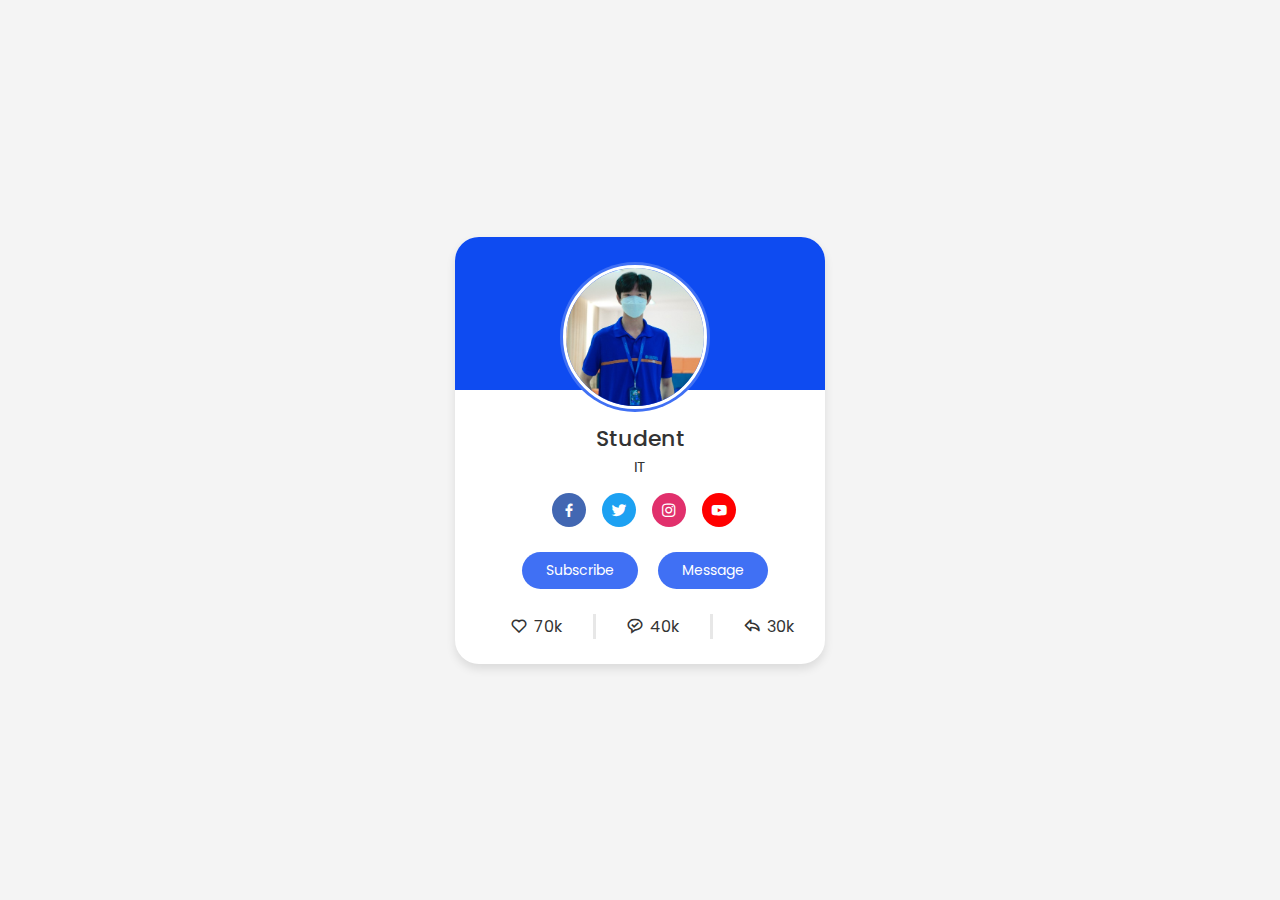
<file: Crarvieww/index.html>
<!DOCTYPE html>
<html lang="en">
<head>
    <meta charset="UTF-8">
    <meta http-equiv="X-UA-Compatible" content="IE=edge">
    <meta name="viewport" content="width= , initial-scale=1.0">
    <title>Profile Card UI Design</title>

    <!--Css-->
    <link rel="stylesheet" href="style.css">

    <!-- boxicons css-->

    <link href='https://unpkg.com/boxicons@2.1.4/css/boxicons.min.css' rel='stylesheet'/>

</head> 
<body>
    <div class="profile-card">  
        <div class="image" >
            <img src="profile.jpg" alt="" class="profile-img"/>
        </div>

        <div class="text-data">
            <span class="name">Student</span>
            <span class="job">IT</span>
        </div>
        
        <div class="media-buttons">
            <a href="#" style="background: #4267b2;"class="link">
                <i class='bx bxl-facebook'></i>

            <a href="#" style="background:#1da1f2 ;"class="link">
                <i class='bx bxl-twitter' ></i>

            <a href="#" style="background: #e1306c;"class="link">
                <i class='bx bxl-instagram' ></i>

            <a href="#"style="background: #ff0000;"class="link">
                <i class='bx bxl-youtube' ></i>
            </a>
        </div>

        <div class="buttons">
            <button class="button">Subscribe</button>
            <button class="button">Message</button>
        </div>

        <div class="analytics">
            <div class="data">
                <i class='bx bx-heart' ></i>
                <span class="number">70k</span>
            </div>
            <div class="data">
                <i class='bx bx-message-rounded-check'></i>
                <span class="number">40k</span>
            </div>
            <div class="data">
                <i class='bx bx-share' ></i>
                <span class="number">30k</span>
            </div>
        </div>
    </div>
</body>
</html>
</file>
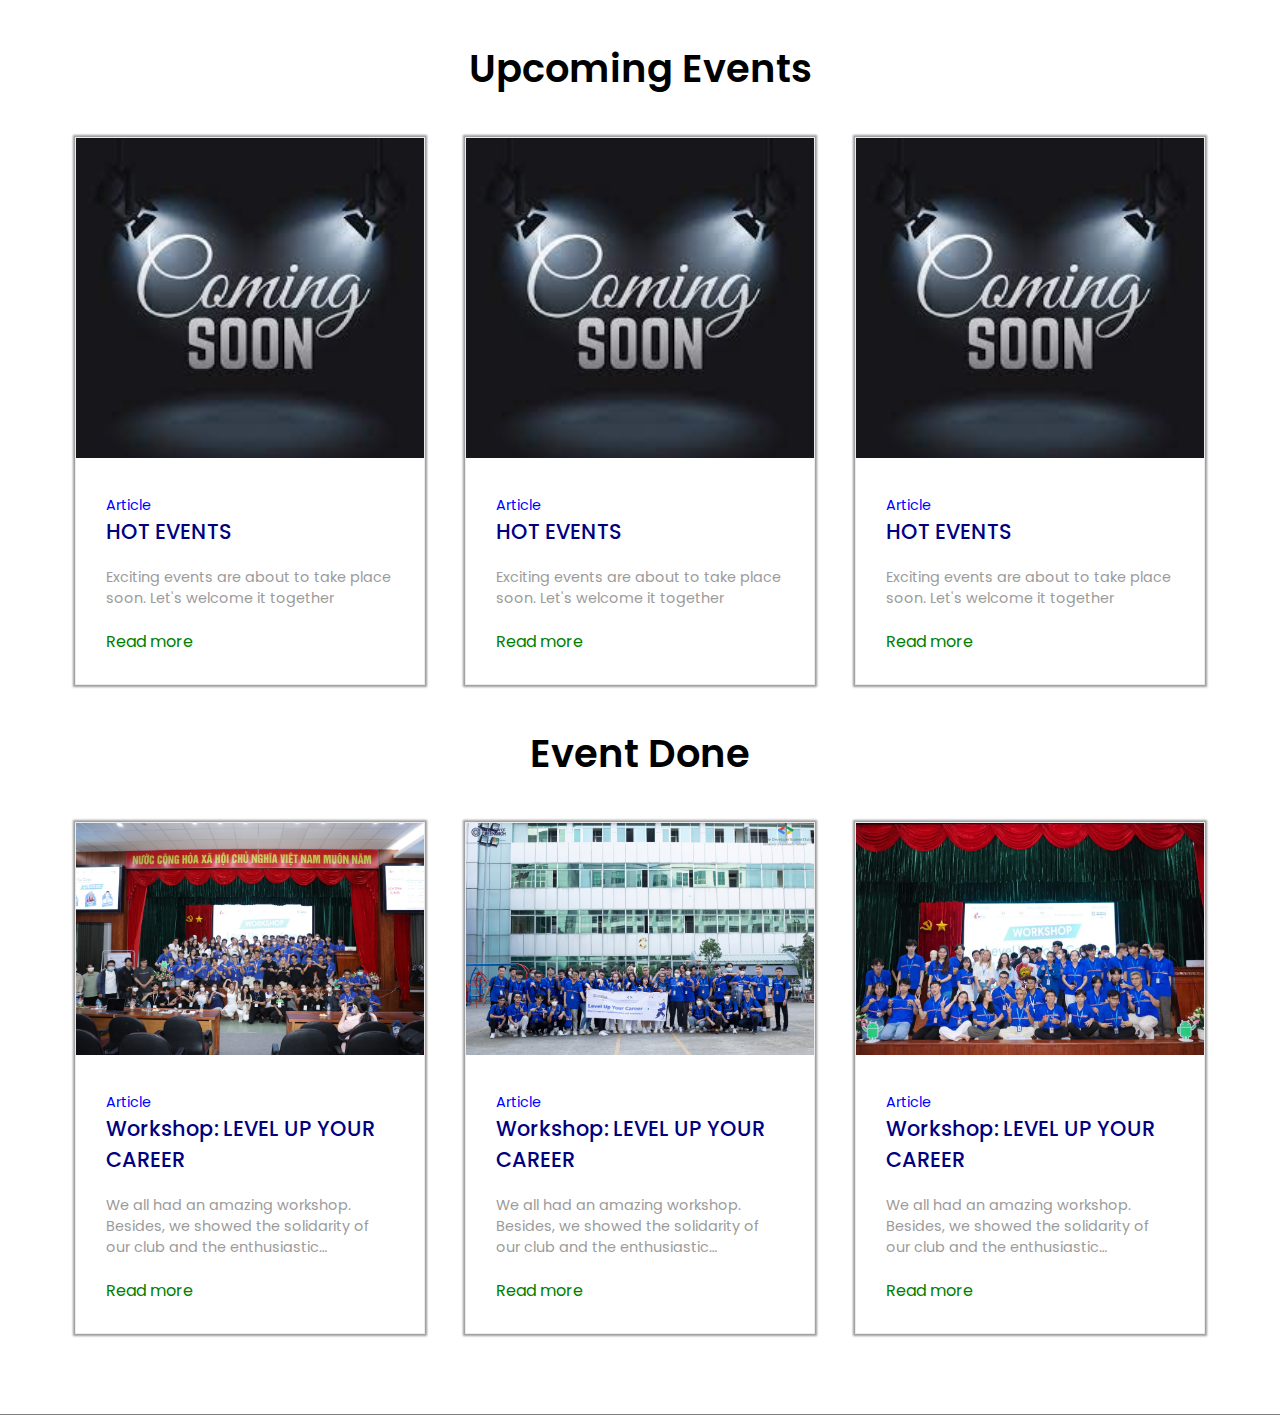
<file: Events/index.html>
<!DOCTYPE html>
<html lang="en">
<head>
    <meta charset="UTF-8">
    <meta http-equiv="X-UA-Compatible" content="IE=edge">
    <meta name="viewport" content="width=device-width, initial-scale=1.0, maximum-scale=1.0, user-scalable=no">
    <title>Events</title>
    <link rel="stylesheet" href="css/style.css">
</head>
<body>
    <section id="blog">
        <div class="blog-heading">
            <h3>Upcoming Events</h3>
        </div>
        <div class="blog-container">
            <!--box1-->
            <div class="blog-box">
                <!--img--->
                <div class="blog-img"><img src="Images/4.jpg" alt="Blog"></div>
                <!--text-->
                <div class="blog-text">
                    <span>Article</span>
                    <a href="#" class="blog-title">HOT EVENTS</a>
                    <p>Exciting events are about to take place soon. Let's welcome it together</p>
                    <a href="#">Read more</a>
                </div>
            </div>
            <!--box2-->
            <div class="blog-box">
                <!--img--->
                <div class="blog-img"><img src="Images/4.jpg" alt="Blog"></div>
                <!--text-->
                <div class="blog-text">
                    <span>Article</span>
                    <a href="#" class="blog-title">HOT EVENTS</a>
                    <p>Exciting events are about to take place soon. Let's welcome it together</p>
                    <a href="#">Read more</a>
                </div>
            </div>
            <!--box3-->
            <div class="blog-box">
                <!--img--->
                <div class="blog-img"><img src="Images/4.jpg" alt="Blog"></div>
                <!--text-->
                <div class="blog-text">
                    <span>Article</span>
                    <a href="#" class="blog-title">HOT EVENTS</a>
                    <p>Exciting events are about to take place soon. Let's welcome it together</p>
                    <a href="#">Read more</a>
                </div>
            </div>
        </div>
        <div class="blog-heading">
            <h3>Event Done</h3>
        </div>
        <div class="blog-container">
            <!--box1-->
            <div class="blog-box">
                <!--img--->
                <div class="blog-img"><img src="Images/2.png" alt="Blog"></div>
                <!--text-->
                <div class="blog-text">
                    <span>Article</span>
                    <a href="#event1.php" class="blog-title">Workshop: LEVEL UP YOUR CAREER</a>
                    <p>We all had an amazing workshop. Besides, we showed the solidarity of our club and the enthusiastic dynamism at IUH University created laughter and
                         received love from all of you. Thank you everyone and see you in Can Tho.</p>
                    <a href="#event1.php">Read more</a>
                </div>
            </div>
            <!--box2-->
            <div class="blog-box">
                <!--img--->
                <div class="blog-img"><img src="Images/1.png" alt="Blog"></div>
                <!--text-->
                <div class="blog-text">
                    <span>Article</span>
                    <a href="#" class="blog-title">Workshop: LEVEL UP YOUR CAREER</a>
                    <p>We all had an amazing workshop. Besides, we showed the solidarity of our club and the enthusiastic dynamism at IUH University created laughter and
                         received love from all of you. Thank you everyone and see you in Can Tho.</p>
                    <a href="#">Read more</a>
                </div>
            </div>
            <!--box3-->
            <div class="blog-box">
                <!--img--->
                <div class="blog-img"><img src="Images/7.jpg" alt="Blog"></div>
                <!--text-->
                <div class="blog-text">
                    <span>Article</span>
                    <a href="#event1.php" class="blog-title">Workshop: LEVEL UP YOUR CAREER</a>
                    <p>We all had an amazing workshop. Besides, we showed the solidarity of our club and the enthusiastic dynamism at IUH University created laughter
                         and received love from all of you. Thank you everyone and see you in Can Tho.</p>
                    <a href="#event1.php">Read more</a>
                </div>
            </div>
        </div>
    </section>
    
</body>
</html>
</file>
<file: Crarvieww/style.css>
/*Google-Fonts  Poppins*/

@import url('https://fonts.googleapis.com/css2?family=Poppins:wght@300;400;500;600&display=swap');
*{
    margin: 0;
    padding: 0;
    box-sizing: border-box;
    font-family: 'Poppins', sans-serif;
}

body{
    height: 100vh;
    display: flex;
    align-items: center;
    justify-content: center;
    background-color: #f4f4f4;
}

.profile-card{
    display: flex;
    flex-direction: column;
    justify-content: center;
    max-width: 370px;
    width: 100%;
    background: #fff;
    border-radius: 24px;
    padding: 25px;
    box-shadow: 0 5px 10px rgba(0, 0, 0, 0.1);
    position: relative;
    
}
 
.profile-card::before{
    content: '';
    position: absolute;
    top:0;
    left: 0;
    height: 36%;
    width: 100%;
    border-radius: 24px 24px 0 0;
    background-color: #0e4bf1;
}

.image{
    position: relative; 
    height: 150px;
    width: 150px;
    border-radius: 50%;     
    background-color: #4070f4;
    padding: 3px;
    margin-bottom: 10px ;
    margin-left: 25% ;
    
}
 
.image .profile-img{
    height: 100%;
    width: 100%;
    object-fit: cover;
    border-radius: 50%; 
    border: 3px solid #fff;
    
}

.profile-card .text-data{
    display: flex;
    flex-direction: column;
    align-items: center;
    color:#333;
}

.text-data .name{
    font-size: 22px;
    font-weight: 500;
}

.text-data .job{
    font-size: 15px;
    font-weight: 400;
}

.profile-card .media-buttons{
    display: flex;
    align-items: center;
    margin-top: 15px;
    margin-left: 20% ;
}

.media-buttons .link{
    display: flex;
    align-items: center;
    justify-content: center;
    color: #fff;
    font-size: 18px;
    height: 34px;
    width: 34px;
    border-radius: 50%;
    margin: 0 8px;
    background-color:#4070f4 ;
    text-decoration: none;
    
}

.profile-card .buttons{
    display: flex;
    align-items: center;
    margin-top: 25px;
    margin-left: 10% ;
}

.buttons .button{   
    color: #fff;
    font-size: 14px;
    font-weight: 400;
    border: none;
    border-radius: 24px;
    margin: 0 10px;
    padding: 8px 24px;
    background-color: #4070f4;
    cursor: pointer;
    transition: all 0.3s ease;
}

.buttons .button:hover{
    background-color: #0e4bf1;
}

.profile-card .analytics{
    display: flex;
    align-items: center;
    margin-top: 25px;
}

.analytics .data{
    display: flex;
    align-items: center;
    color: #333;
    padding: 0 30px;
    border-right: 3px solid #e7e7e7;
    
}

.data i{
    font-size: 18px;
    margin-right: 6px;
}

.data:last-child{
    border-right:none;
}
</file>
<file: Events/css/style.css>
@import url('https://fonts.googleapis.com/css2?family=Poppins:wght@300;400&display=swap');
*{
    margin: 0;
    padding: 0;
    box-sizing: border-box;
    font-family: 'Poppins', sans-serif;
}
a{
    text-decoration: none;
}
ul{
    list-style: none;
}
body{
    margin: 0px;
    padding: 0;
    font-family: poppins;
}

#blog{
    display : flex;
    justify-content: center;
    align-items: center;
    flex-direction: column;
    padding: 40px;
    border-bottom: 1px solid rgba(0,0,0,0.5);
}
.blog-heading{
    display: flex;
    justify-content: center;
    align-items: center;
    flex-direction: column;
    
}
.blog-heading span{
    color: blue;
}
.blog-heading h3{
    font-size: 2.4rem;
    color:black;
    font-weight: 600;
}
.blog-container{
    display: flex;
    justify-content: center;
    align-items: center;
    margin: 20px 0px;
    flex-wrap: wrap;
}
.blog-box{
    width: 350px;
    background-color: #fff;
    border: 1px solid #ececee;
    margin: 20px;
    box-shadow: 0 0 2px 2px #9b9b9b;
}
.blog-img{
    width: 100%;
    height: auto;
}
.blog-img img{
    width: 100%;
    height: 100%;
    object-fit: cover;
    object-position: center;
}
.blog-text{
    padding: 30px;
    display: flex;
    flex-direction: column;
}
.blog-text span{
    color:blue;
    font-size: 0.9rem;
}
.blog-text .blog-title{
    color: navy;
    font-size: 1.3rem;
    font-weight: 500;
}
.blog-text .blog-title:hover{
    color: #f33c3c;
    transition: all ease 0.3s;
}
.blog-text p{
    color: #9b9b9b;
    font-size: 0.9rem;
    display: -webkit-box;
    -webkit-line-clamp: 3;
    -webkit-box-orient: vertical;
    overflow: hidden;
    text-overflow: ellipsis;
    margin: 20px 0px;
}
.blog-text a{
    color: green;
}
.blog-text a:hover{
    color: powderblue;
    transform: all ease 0.3s;
}
@media(max-width:1250px){
    .blog-box{
        width: 300px;
    }
}
@media(max-width:1100px){
    .blog-box{
        width: 70%;
    }
}
@media(max-width:500px){
    .blog-box{
        margin: 20px 10px;
        width: 100%;
    }
    #blog{
        padding: 20px;
    }
}
</file>
